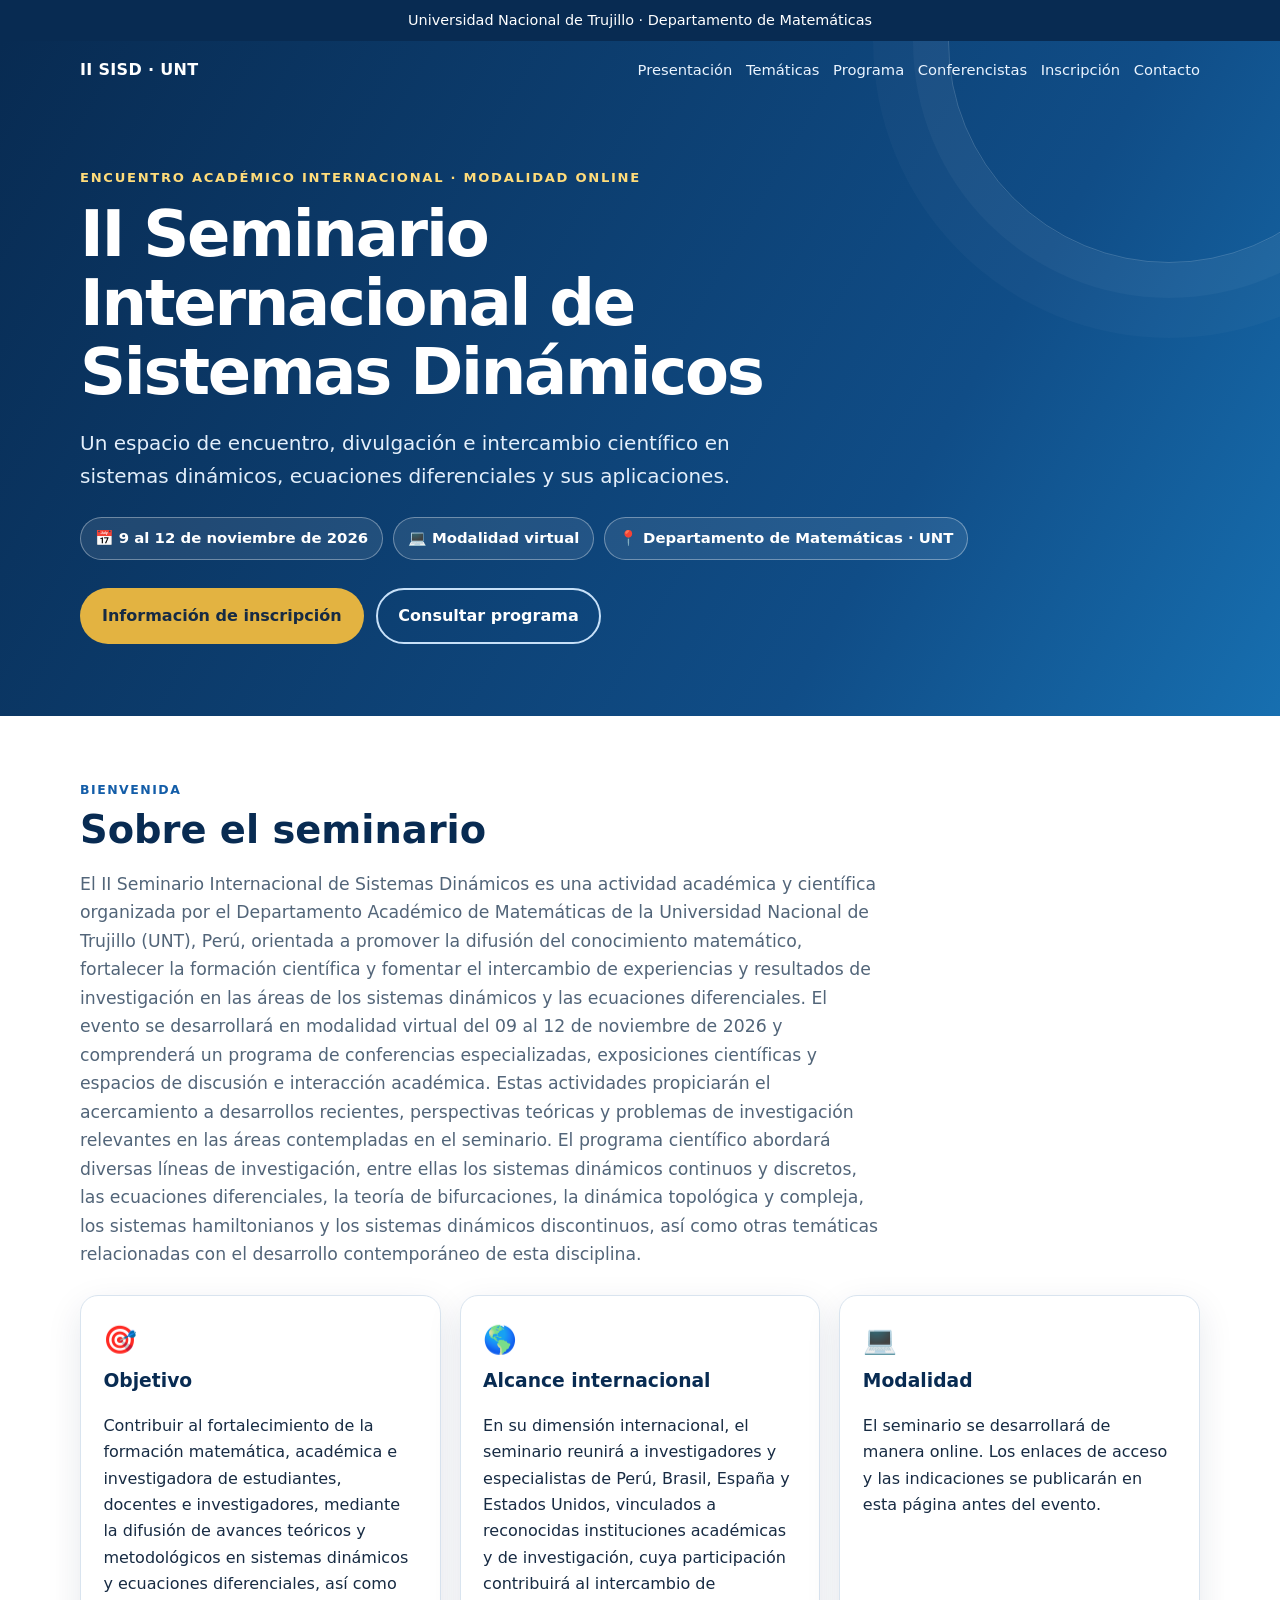
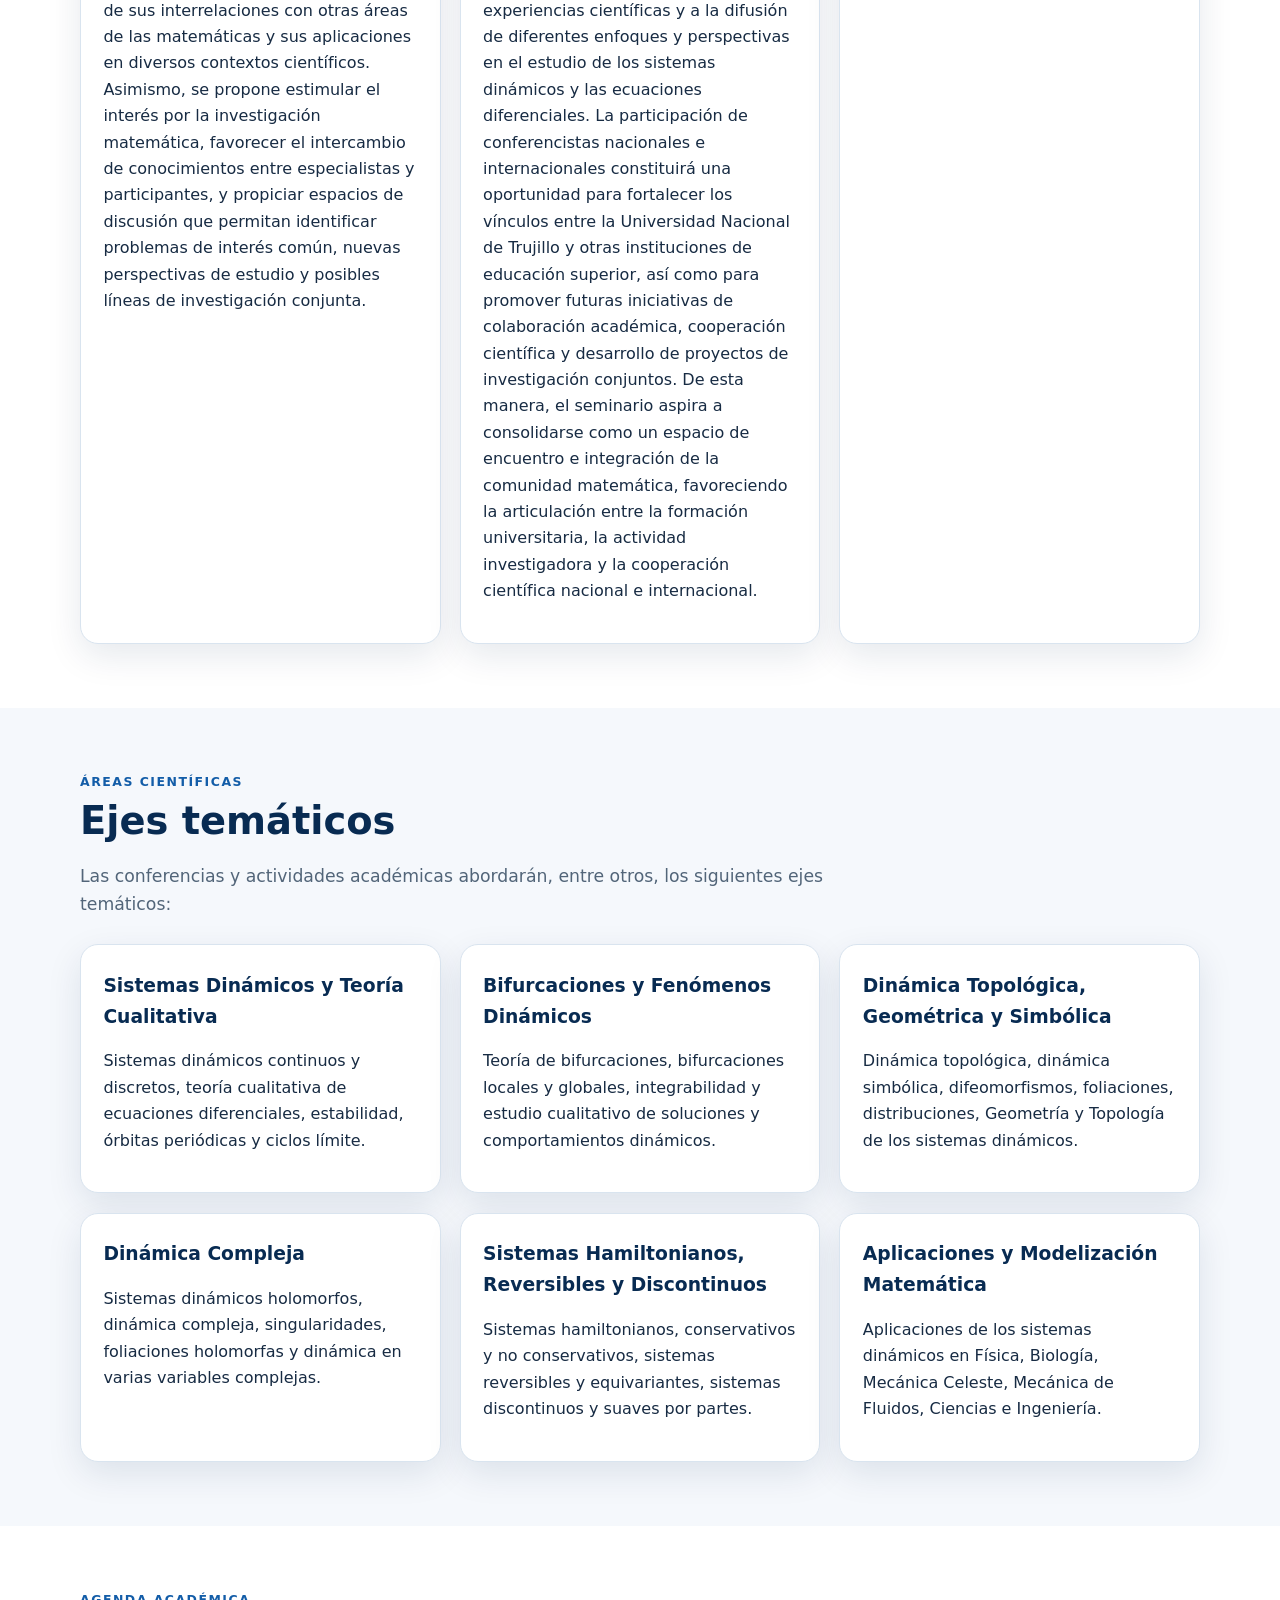
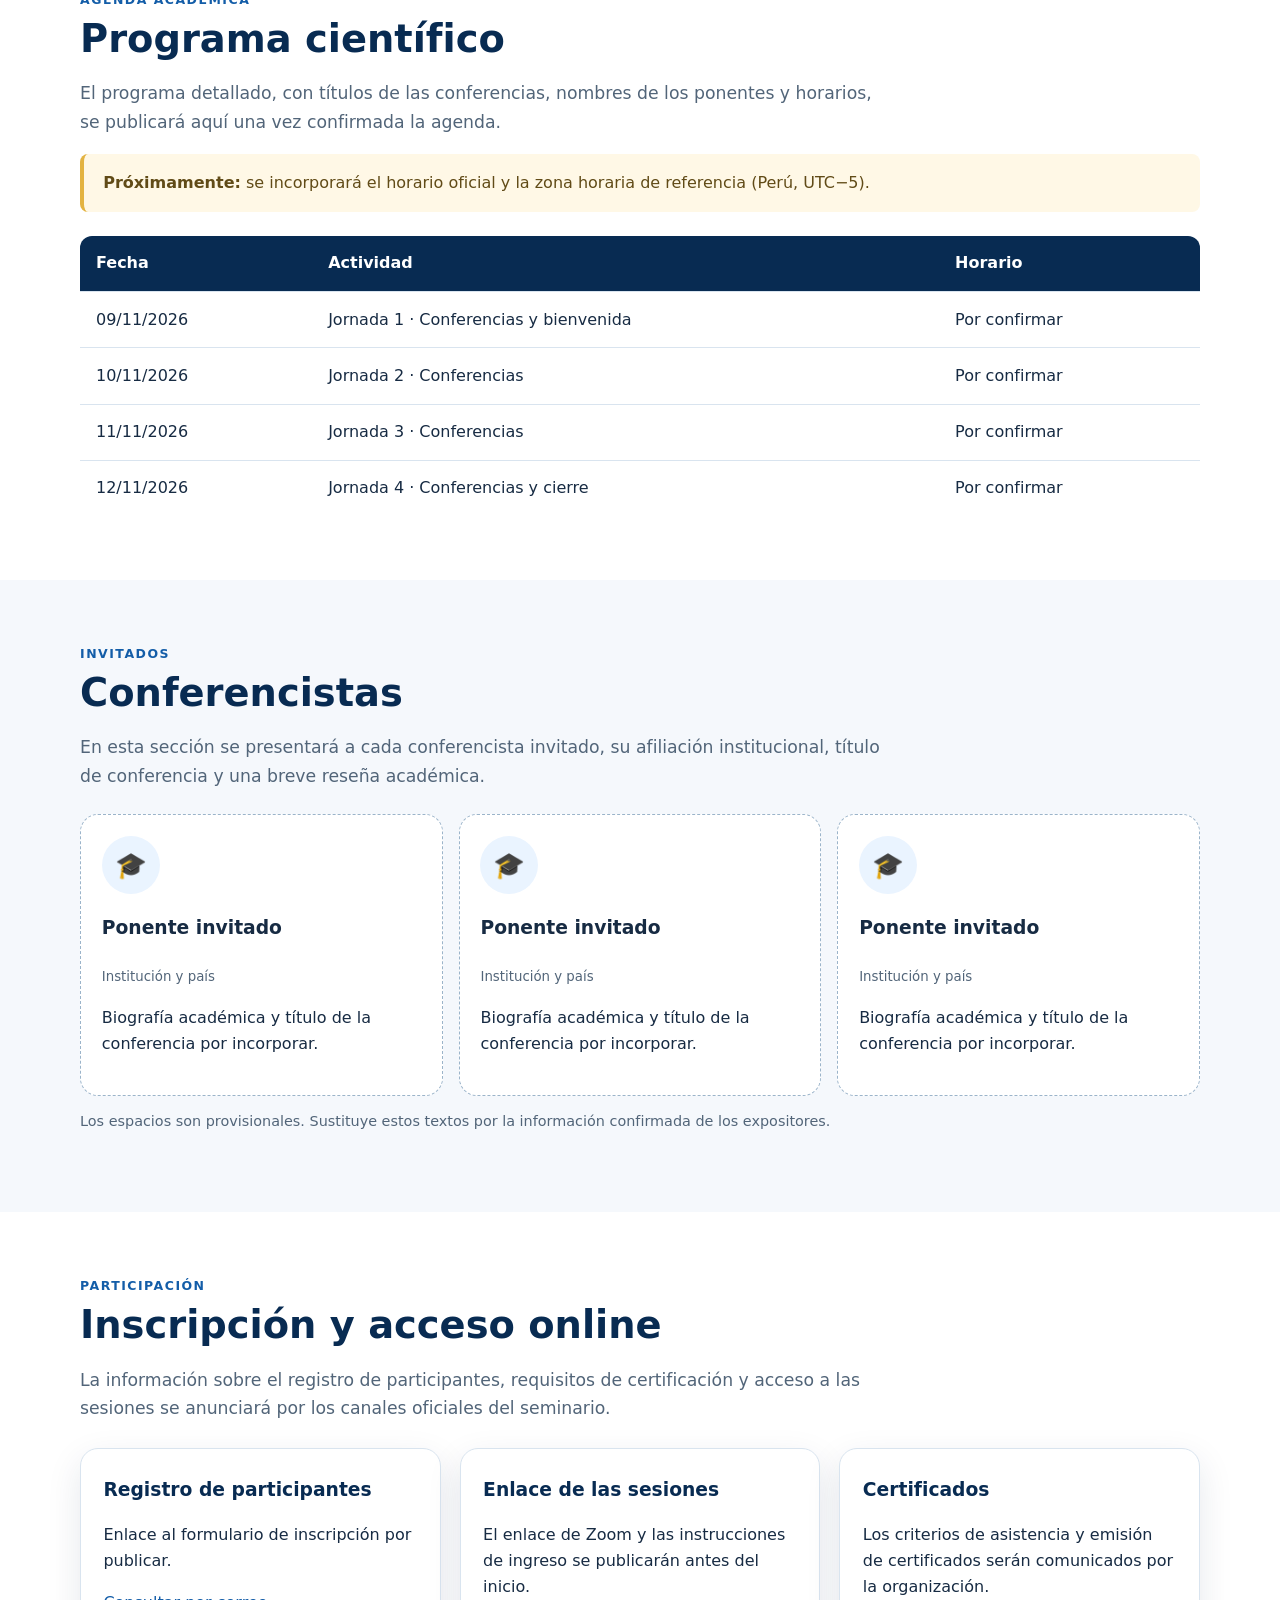
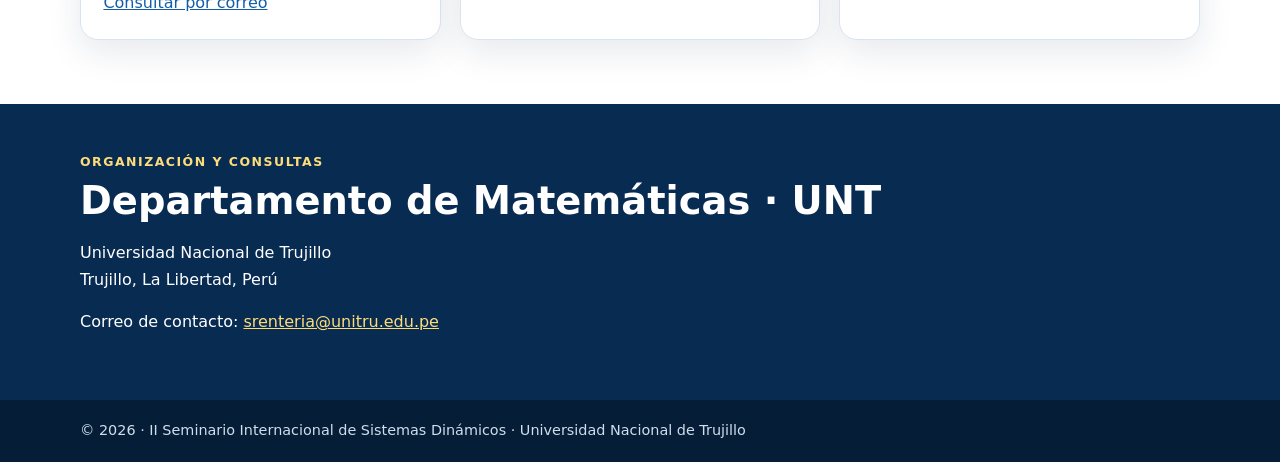
<file: index.html>
<!DOCTYPE html>
<html lang="es">
<head>
  <meta charset="UTF-8">
  <meta name="viewport" content="width=device-width, initial-scale=1">
  <meta name="description" content="II Seminario Internacional de Sistemas Dinámicos. Departamento de Matemáticas, Universidad Nacional de Trujillo. 9 al 12 de noviembre de 2026, modalidad online.">
  <meta name="theme-color" content="#082b52">
  <title>II Seminario Internacional de Sistemas Dinámicos | UNT</title>
  <style>
    :root {
      --navy:#082b52; --blue:#135da8; --sky:#eaf4ff; --gold:#e3b341;
      --ink:#172b43; --muted:#526579; --white:#fff; --line:#d9e4ef;
      --surface:#f5f8fc; --radius:18px; --shadow:0 12px 35px rgba(8,43,82,.10);
    }
    *{box-sizing:border-box}
    html{scroll-behavior:smooth;scroll-padding-top:85px}
    body{margin:0;font-family:system-ui,-apple-system,Segoe UI,Roboto,Arial,sans-serif;color:var(--ink);line-height:1.65;background:#fff}
    a{color:var(--blue)}
    .topbar{background:var(--navy);color:#fff;font-size:.9rem;padding:.55rem 1rem;text-align:center}
    header{background:linear-gradient(120deg,#082b52 0%,#104d87 70%,#176fb0 100%);color:white;position:relative;overflow:hidden}
    header:after{content:"";position:absolute;width:440px;height:440px;border:1px solid rgba(255,255,255,.18);border-radius:50%;right:-110px;top:-220px;box-shadow:0 0 0 35px rgba(255,255,255,.035),0 0 0 75px rgba(255,255,255,.025)}
    .wrap{width:min(1120px,92%);margin:auto}
    nav{display:flex;align-items:center;justify-content:space-between;gap:1rem;padding:1rem 0;position:relative;z-index:2}
    .brand{font-weight:800;letter-spacing:.02em;color:#fff;text-decoration:none}
    .navlinks{display:flex;flex-wrap:wrap;gap:.85rem}
    .navlinks a{color:#eaf4ff;text-decoration:none;font-size:.92rem}
    .navlinks a:hover{text-decoration:underline}
    .hero{padding:4.2rem 0 4.5rem;position:relative;z-index:1}
    .eyebrow{color:#ffdc7a;text-transform:uppercase;letter-spacing:.13em;font-size:.82rem;font-weight:800}
    h1{font-size:clamp(2.2rem,5vw,4.4rem);line-height:1.08;max-width:850px;margin:.7rem 0 1rem;letter-spacing:-.035em}
    .hero p{font-size:clamp(1.05rem,2vw,1.25rem);max-width:740px;color:#e3effb}
    .pills{display:flex;flex-wrap:wrap;gap:.65rem;margin:1.5rem 0}
    .pill{border:1px solid rgba(255,255,255,.35);background:rgba(255,255,255,.09);padding:.5rem .85rem;border-radius:999px;font-weight:650;font-size:.93rem}
    .actions{display:flex;flex-wrap:wrap;gap:.8rem;margin-top:1.8rem}
    .btn{display:inline-flex;align-items:center;justify-content:center;border-radius:999px;padding:.8rem 1.25rem;text-decoration:none;font-weight:800;border:2px solid transparent}
    .btn.gold{background:var(--gold);color:#172b43}.btn.outline{border-color:#c7e0f8;color:white}
    main section{padding:4rem 0}
    section.alt{background:var(--surface)}
    .section-kicker{color:var(--blue);font-weight:800;text-transform:uppercase;letter-spacing:.12em;font-size:.78rem}
    h2{color:var(--navy);font-size:clamp(1.8rem,3vw,2.6rem);line-height:1.2;margin:.35rem 0 1rem}
    .lead{max-width:800px;color:var(--muted);font-size:1.08rem}
    .grid{display:grid;grid-template-columns:repeat(3,minmax(0,1fr));gap:1.2rem;margin-top:1.6rem}
    .card{background:white;border:1px solid var(--line);border-radius:var(--radius);padding:1.4rem;box-shadow:var(--shadow)}
    .card h3{margin:.2rem 0 .45rem;color:var(--navy)}
    .icon{font-size:1.7rem}
    .notice{background:#fff8e6;border-left:4px solid var(--gold);padding:1rem 1.2rem;border-radius:8px;color:#614b17}
    .schedule{width:100%;border-collapse:collapse;margin-top:1.5rem;background:#fff;border-radius:12px;overflow:hidden}
    .schedule th,.schedule td{padding:.9rem 1rem;border-bottom:1px solid var(--line);text-align:left;vertical-align:top}
    .schedule th{background:var(--navy);color:#fff}
    .schedule tr:last-child td{border-bottom:0}
    .speaker-grid{display:grid;grid-template-columns:repeat(3,minmax(0,1fr));gap:1rem;margin-top:1.5rem}
    .speaker{border:1px dashed #9bb4ca;border-radius:var(--radius);padding:1.3rem;background:#fff}
    .avatar{width:58px;height:58px;border-radius:50%;background:var(--sky);display:grid;place-items:center;font-size:1.6rem;color:var(--blue);margin-bottom:.7rem}
    .speaker small{color:var(--muted)}
    .contact{background:var(--navy);color:white;padding:3rem 0}
    .contact h2{color:white}.contact a{color:#ffdc7a}
    footer{background:#051d37;color:#d0deeb;padding:1.2rem 0;font-size:.9rem}
    .small{font-size:.9rem;color:var(--muted)}
    @media(max-width:800px){.grid,.speaker-grid{grid-template-columns:1fr 1fr}.navlinks{gap:.5rem}.navlinks a{font-size:.82rem}}
    @media(max-width:560px){nav{align-items:flex-start;flex-direction:column}.hero{padding:3rem 0}.grid,.speaker-grid{grid-template-columns:1fr}main section{padding:3rem 0}.schedule th,.schedule td{padding:.7rem;font-size:.9rem}}
  </style>
</head>
<body>
  <div class="topbar">Universidad Nacional de Trujillo · Departamento de Matemáticas</div>
  <header id="inicio">
    <div class="wrap">
      <nav aria-label="Navegación principal">
        <a class="brand" href="#inicio">II SISD · UNT</a>
        <div class="navlinks">
          <a href="#presentacion">Presentación</a><a href="#tematicas">Temáticas</a>
          <a href="#programa">Programa</a><a href="#ponentes">Conferencistas</a>
          <a href="#inscripcion">Inscripción</a><a href="#contacto">Contacto</a>
        </div>
      </nav>
      <div class="hero">
        <div class="eyebrow">Encuentro académico internacional · Modalidad online</div>
        <h1>II Seminario Internacional de Sistemas Dinámicos</h1>
        <p>Un espacio de encuentro, divulgación e intercambio científico en sistemas dinámicos, ecuaciones diferenciales y sus aplicaciones.</p>
        <div class="pills">
          <span class="pill">📅 9 al 12 de noviembre de 2026</span>
          <span class="pill">💻 Modalidad virtual</span>
          <span class="pill">📍 Departamento de Matemáticas · UNT</span>
        </div>
        <div class="actions">
          <a class="btn gold" href="#inscripcion">Información de inscripción</a>
          <a class="btn outline" href="#programa">Consultar programa</a>
        </div>
      </div>
    </div>
  </header>

  <main>
    <section id="presentacion">
      <div class="wrap">
        <div class="section-kicker">Bienvenida</div>
        <h2>Sobre el seminario</h2>
        <p class="lead">El II Seminario Internacional de Sistemas Dinámicos es una actividad académica y científica organizada por el Departamento Académico de Matemáticas de la Universidad Nacional de Trujillo (UNT), Perú, orientada a promover la difusión del conocimiento matemático, fortalecer la formación científica y fomentar el intercambio de experiencias y resultados de investigación en las áreas de los sistemas dinámicos y las ecuaciones diferenciales.

El evento se desarrollará en modalidad virtual del 09 al 12 de noviembre de 2026 y comprenderá un programa de conferencias especializadas, exposiciones científicas y espacios de discusión e interacción académica. Estas actividades propiciarán el acercamiento a desarrollos recientes, perspectivas teóricas y problemas de investigación relevantes en las áreas contempladas en el seminario.

El programa científico abordará diversas líneas de investigación, entre ellas los sistemas dinámicos continuos y discretos, las ecuaciones diferenciales, la teoría de bifurcaciones, la dinámica topológica y compleja, los sistemas hamiltonianos y los sistemas dinámicos discontinuos, así como otras temáticas relacionadas con el desarrollo contemporáneo de esta disciplina.</p>
        <div class="grid">
          <article class="card"><div class="icon">🎯</div><h3>Objetivo</h3><p>Contribuir al fortalecimiento de la formación matemática, académica e investigadora de estudiantes, docentes e investigadores, mediante la difusión de avances teóricos y metodológicos en sistemas dinámicos y ecuaciones diferenciales, así como de sus interrelaciones con otras áreas de las matemáticas y sus aplicaciones en diversos contextos científicos.

Asimismo, se propone estimular el interés por la investigación matemática, favorecer el intercambio de conocimientos entre especialistas y participantes, y propiciar espacios de discusión que permitan identificar problemas de interés común, nuevas perspectivas de estudio y posibles líneas de investigación conjunta.</p></article>
          <article class="card"><div class="icon">🌎</div><h3>Alcance internacional</h3><p>En su dimensión internacional, el seminario reunirá a
investigadores y especialistas de Perú, Brasil, España y Estados Unidos, vinculados a reconocidas instituciones académicas y de investigación, cuya participación contribuirá al intercambio de experiencias científicas y a la difusión de diferentes enfoques y perspectivas en el estudio de los sistemas dinámicos y las ecuaciones diferenciales.

La participación de conferencistas nacionales e internacionales constituirá una oportunidad para fortalecer los vínculos entre la Universidad Nacional de Trujillo y otras instituciones de educación superior, así como para promover futuras iniciativas de colaboración académica, cooperación científica y desarrollo de proyectos de investigación conjuntos.

De esta manera, el seminario aspira a consolidarse como un espacio de encuentro e integración de la comunidad matemática, favoreciendo la articulación entre la formación universitaria, la actividad investigadora y la cooperación científica nacional e internacional.</p></article>
          <article class="card"><div class="icon">💻</div><h3>Modalidad</h3><p>El seminario se desarrollará de manera online. Los enlaces de acceso y las indicaciones se publicarán en esta página antes del evento.</p></article>
        </div>
      </div>
    </section>

    <section class="alt" id="tematicas">
      <div class="wrap">
        <div class="section-kicker">Áreas científicas</div>
<h2>Ejes temáticos</h2>
<p class="lead">
  Las conferencias y actividades académicas abordarán, entre otros, los siguientes ejes temáticos:
</p>

<div class="grid">
  
  <article class="card">
    <h3>Sistemas Dinámicos y Teoría Cualitativa</h3>
    <p>
      Sistemas dinámicos continuos y discretos, teoría cualitativa de ecuaciones
      diferenciales, estabilidad, órbitas periódicas y ciclos límite.
    </p>
  </article>

  <article class="card">
    <h3>Bifurcaciones y Fenómenos Dinámicos</h3>
    <p>
      Teoría de bifurcaciones, bifurcaciones locales y globales, integrabilidad
      y estudio cualitativo de soluciones y comportamientos dinámicos.
    </p>
  </article>

  <article class="card">
    <h3>Dinámica Topológica, Geométrica y Simbólica</h3>
    <p>
      Dinámica topológica, dinámica simbólica, difeomorfismos, foliaciones,
      distribuciones, Geometría y Topología de los sistemas dinámicos.
    </p>
  </article>

  <article class="card">
    <h3>Dinámica Compleja</h3>
    <p>
      Sistemas dinámicos holomorfos, dinámica compleja, singularidades,
      foliaciones holomorfas y dinámica en varias variables complejas.
    </p>
  </article>

  <article class="card">
    <h3>Sistemas Hamiltonianos, Reversibles y Discontinuos</h3>
    <p>
      Sistemas hamiltonianos, conservativos y no conservativos, sistemas
      reversibles y equivariantes, sistemas discontinuos y suaves por partes.
    </p>
  </article>

  <article class="card">
    <h3>Aplicaciones y Modelización Matemática</h3>
    <p>
      Aplicaciones de los sistemas dinámicos en Física, Biología, Mecánica
      Celeste, Mecánica de Fluidos, Ciencias e Ingeniería.
    </p>
  </article>
</div>
    </section>

    <section id="programa">
      <div class="wrap">
        <div class="section-kicker">Agenda académica</div>
        <h2>Programa científico</h2>
        <p class="lead">El programa detallado, con títulos de las conferencias, nombres de los ponentes y horarios, se publicará aquí una vez confirmada la agenda.</p>
        <div class="notice"><strong>Próximamente:</strong> se incorporará el horario oficial y la zona horaria de referencia (Perú, UTC−5).</div>
        <table class="schedule">
          <thead><tr><th>Fecha</th><th>Actividad</th><th>Horario</th></tr></thead>
          <tbody>
            <tr><td>09/11/2026</td><td>Jornada 1 · Conferencias y bienvenida</td><td>Por confirmar</td></tr>
            <tr><td>10/11/2026</td><td>Jornada 2 · Conferencias</td><td>Por confirmar</td></tr>
            <tr><td>11/11/2026</td><td>Jornada 3 · Conferencias</td><td>Por confirmar</td></tr>
            <tr><td>12/11/2026</td><td>Jornada 4 · Conferencias y cierre</td><td>Por confirmar</td></tr>
          </tbody>
        </table>
      </div>
    </section>

    <section class="alt" id="ponentes">
      <div class="wrap">
        <div class="section-kicker">Invitados</div>
        <h2>Conferencistas</h2>
        <p class="lead">En esta sección se presentará a cada conferencista invitado, su afiliación institucional, título de conferencia y una breve reseña académica.</p>
        <div class="speaker-grid">
          <article class="speaker"><div class="avatar">🎓</div><h3>Ponente invitado</h3><small>Institución y país</small><p>Biografía académica y título de la conferencia por incorporar.</p></article>
          <article class="speaker"><div class="avatar">🎓</div><h3>Ponente invitado</h3><small>Institución y país</small><p>Biografía académica y título de la conferencia por incorporar.</p></article>
          <article class="speaker"><div class="avatar">🎓</div><h3>Ponente invitado</h3><small>Institución y país</small><p>Biografía académica y título de la conferencia por incorporar.</p></article>
        </div>
        <p class="small">Los espacios son provisionales. Sustituye estos textos por la información confirmada de los expositores.</p>
      </div>
    </section>

    <section id="inscripcion">
      <div class="wrap">
        <div class="section-kicker">Participación</div>
        <h2>Inscripción y acceso online</h2>
        <p class="lead">La información sobre el registro de participantes, requisitos de certificación y acceso a las sesiones se anunciará por los canales oficiales del seminario.</p>
        <div class="grid">
          <article class="card"><h3>Registro de participantes</h3><p>Enlace al formulario de inscripción por publicar.</p><a href="mailto:matematicas@unitru.edu.pe?subject=Consulta%20sobre%20inscripci%C3%B3n%20al%20II%20Seminario%20Internacional%20de%20Sistemas%20Din%C3%A1micos">Consultar por correo</a></article>
          <article class="card"><h3>Enlace de las sesiones</h3><p>El enlace de Zoom y las instrucciones de ingreso se publicarán antes del inicio.</p></article>
          <article class="card"><h3>Certificados</h3><p>Los criterios de asistencia y emisión de certificados serán comunicados por la organización.</p></article>
        </div>
      </div>
    </section>
  </main>

  <section class="contact" id="contacto">
    <div class="wrap">
      <div class="section-kicker" style="color:#ffdc7a">Organización y consultas</div>
      <h2>Departamento de Matemáticas · UNT</h2>
      <p>Universidad Nacional de Trujillo<br>Trujillo, La Libertad, Perú</p>
      <p>Correo de contacto: <a href="mailto:REEMPLAZAR_CORREO@ejemplo.com">srenteria@unitru.edu.pe</a></p>
    </div>
  </section>
  <footer><div class="wrap">© 2026 · II Seminario Internacional de Sistemas Dinámicos · Universidad Nacional de Trujillo</div></footer>
</body>
</html>
</file>
